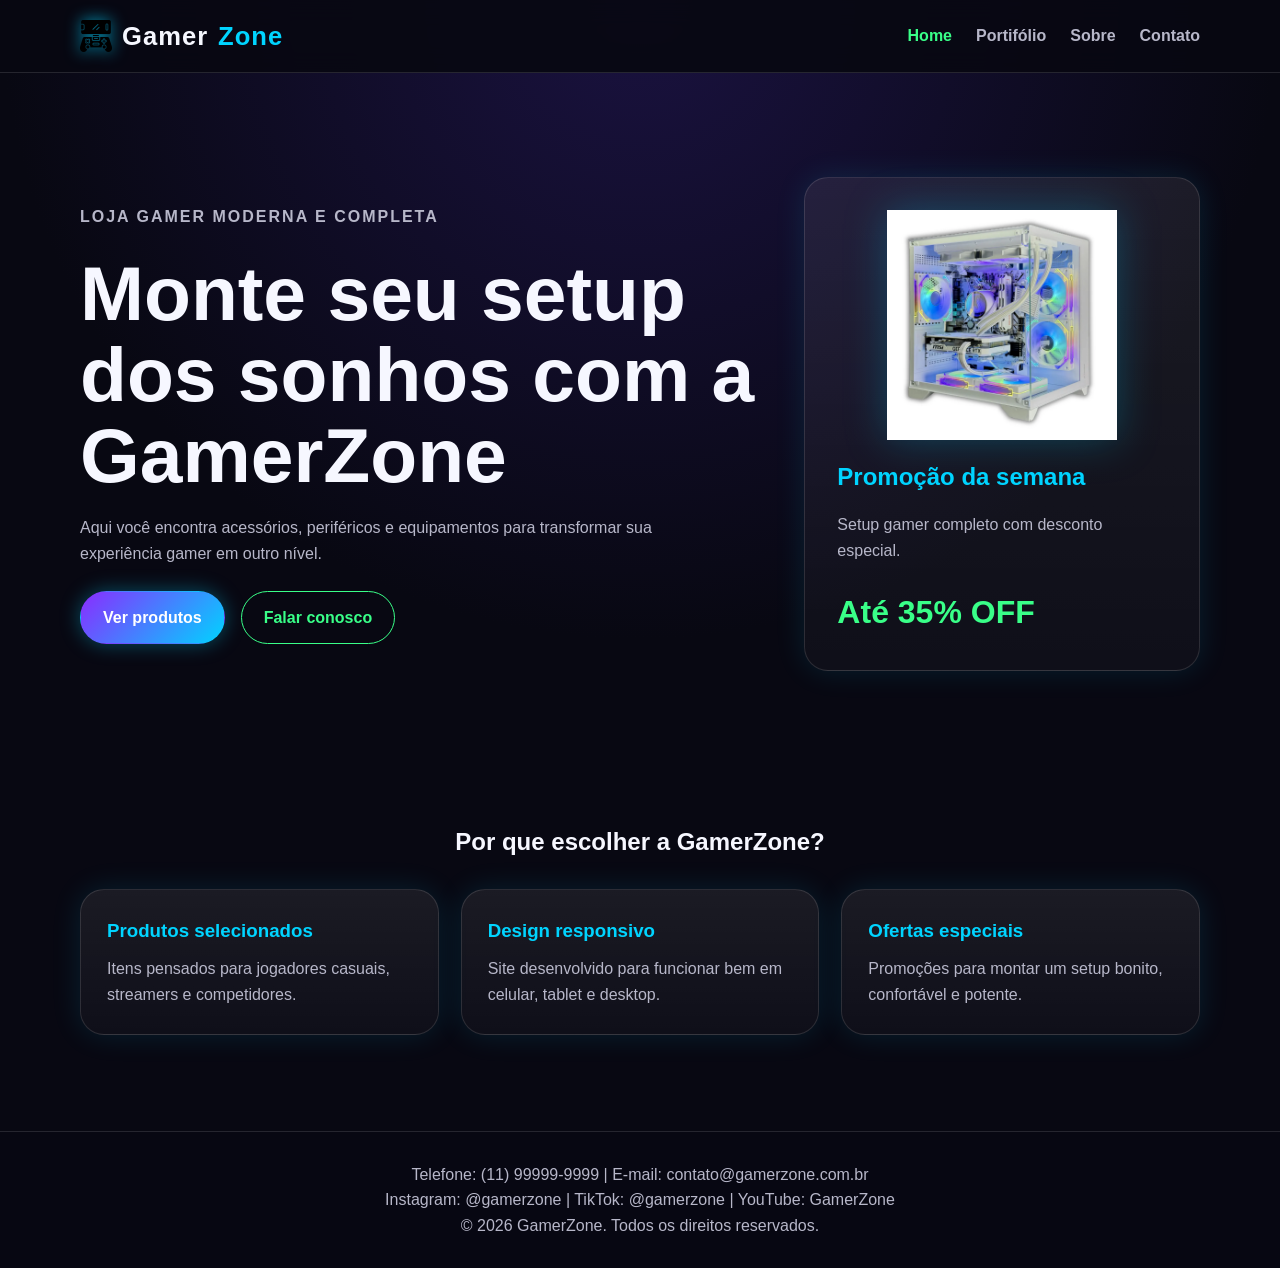
<file: index.html>
<!DOCTYPE html>
<html lang="pt-BR">
<head>
  <meta charset="UTF-8">
  <meta name="viewport" content="width=device-width, initial-scale=1.0">
  <title>GamerZone | Home</title>
  <link rel="icon" type="image/png" href="src/assets/img/icone-gamer.png">
  <link rel="stylesheet" href="src/css/estilo.css">
</head>
<body>
  <header class="cabecalho">
    <nav class="navbar" aria-label="Menu principal">
      <a href="index.html" class="logo"><img src="src/assets/img/icone-gamer.png" alt="Ícone gamer">Gamer<span>Zone</span></a>
      <button class="menu-toggle" aria-label="Abrir menu">☰</button>
      <ul class="menu">
        <li><a href="index.html" class="ativo">Home</a></li>
        <li><a href="pages/portifolio.html">Portifólio</a></li>
        <li><a href="pages/sobre.html">Sobre</a></li>
        <li><a href="pages/contato.html">Contato</a></li>
      </ul>
    </nav>
  </header>

  <main>
    <section class="hero" id="home">
      <article class="hero-texto">
        <p class="tag">Loja gamer moderna e completa</p>
        <h1>Monte seu setup dos sonhos com a GamerZone</h1>
        <p>
          Aqui você encontra acessórios, periféricos e equipamentos para transformar sua experiência gamer em outro nível.
        </p>
        <div class="botoes">
          <a href="pages/portifolio.html" class="btn primario">Ver produtos</a>
          <a href="pages/contato.html" class="btn secundario">Falar conosco</a>
        </div>
      </article>

      <aside class="hero-card" aria-label="Promoção em destaque">
        <img src="src/assets/img/pc-gamer.webp" alt="PC gamer branco com iluminação RGB" class="hero-img">
        <h2>Promoção da semana</h2>
        <p>Setup gamer completo com desconto especial.</p>
        <strong>Até 35% OFF</strong>
      </aside>
    </section>

    <section class="destaques">
      <h2>Por que escolher a GamerZone?</h2>
      <div class="grid">
        <article class="card">
          <h3>Produtos selecionados</h3>
          <p>Itens pensados para jogadores casuais, streamers e competidores.</p>
        </article>
        <article class="card">
          <h3>Design responsivo</h3>
          <p>Site desenvolvido para funcionar bem em celular, tablet e desktop.</p>
        </article>
        <article class="card">
          <h3>Ofertas especiais</h3>
          <p>Promoções para montar um setup bonito, confortável e potente.</p>
        </article>
      </div>
    </section>
  </main>

  <footer class="rodape">
    <p>Telefone: (11) 99999-9999 | E-mail: contato@gamerzone.com.br</p>
    <p>Instagram: @gamerzone | TikTok: @gamerzone | YouTube: GamerZone</p>
    <p>&copy; <span class="ano"></span> GamerZone. Todos os direitos reservados.</p>
  </footer>

  <script src="src/js/script.js"></script>
</body>
</html>
</file>
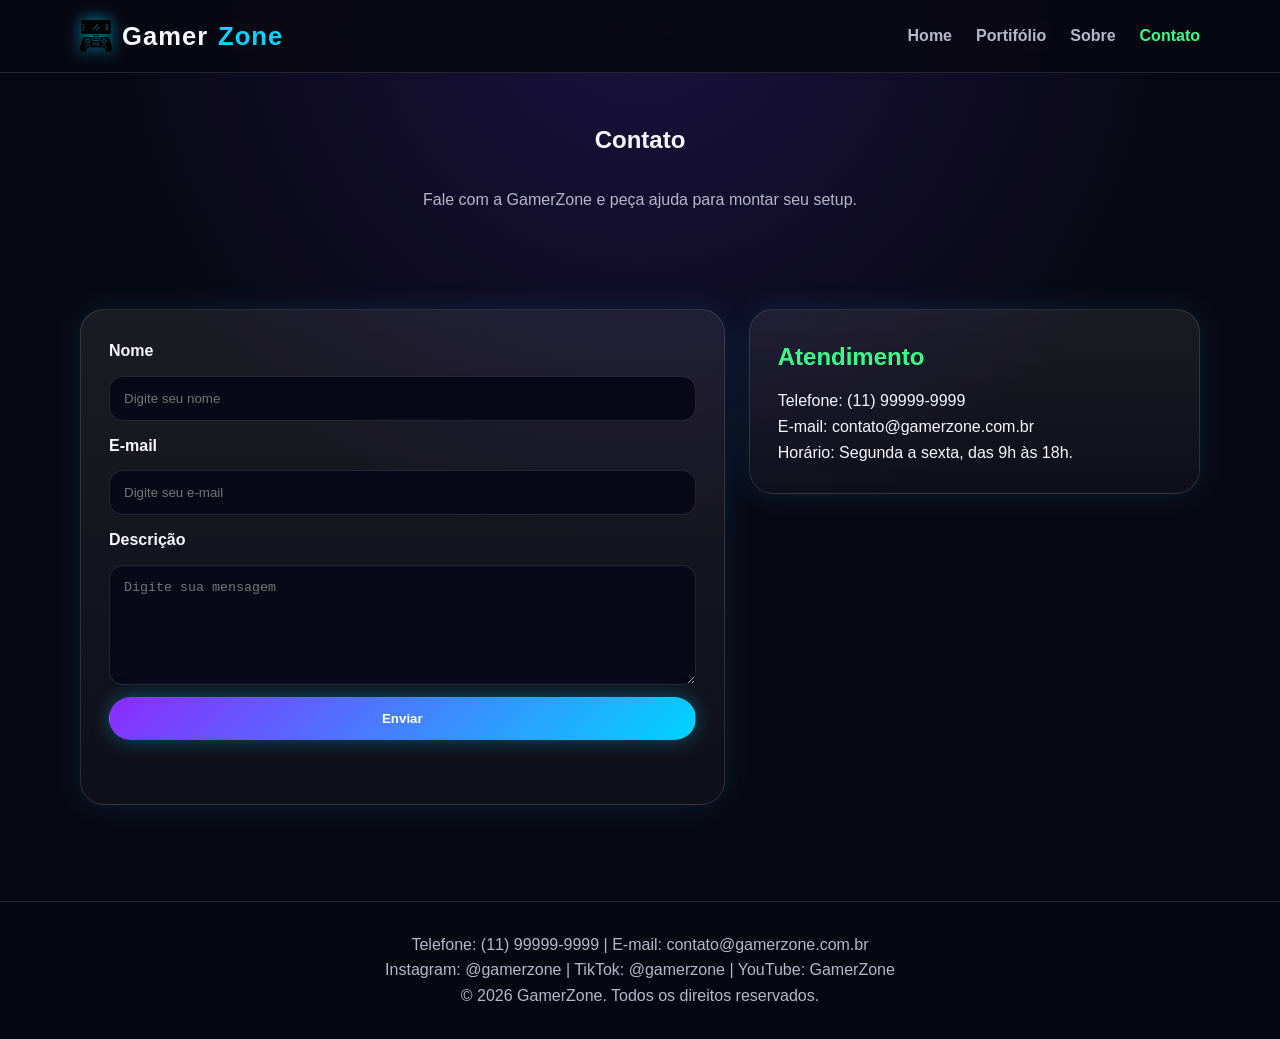
<file: pages/contato.html>
<!DOCTYPE html>
<html lang="pt-BR">
<head>
  <meta charset="UTF-8">
  <meta name="viewport" content="width=device-width, initial-scale=1.0">
  <title>GamerZone | Contato</title>
  <link rel="icon" type="image/png" href="../src/assets/img/icone-gamer.png">
  <link rel="stylesheet" href="../src/css/estilo.css">
</head>
<body>
  <header class="cabecalho">
    <nav class="navbar" aria-label="Menu principal">
      <a href="../index.html" class="logo"><img src="../src/assets/img/icone-gamer.png" alt="Ícone gamer">Gamer<span>Zone</span></a>
      <button class="menu-toggle" aria-label="Abrir menu">☰</button>
      <ul class="menu">
        <li><a href="../index.html">Home</a></li>
        <li><a href="portifolio.html">Portifólio</a></li>
        <li><a href="sobre.html">Sobre</a></li>
        <li><a href="contato.html" class="ativo">Contato</a></li>
      </ul>
    </nav>
  </header>

  <main>
    <section class="pagina-topo">
      <h1>Contato</h1>
      <p>Fale com a GamerZone e peça ajuda para montar seu setup.</p>
    </section>

    <section class="contato-area">
      <form class="formulario" id="formContato">
        <label for="nome">Nome</label>
        <input type="text" id="nome" name="nome" placeholder="Digite seu nome">

        <label for="email">E-mail</label>
        <input type="email" id="email" name="email" placeholder="Digite seu e-mail">

        <label for="mensagem">Descrição</label>
        <textarea id="mensagem" name="mensagem" rows="6" placeholder="Digite sua mensagem"></textarea>

        <button type="submit" class="btn primario">Enviar</button>
        <p id="mensagemForm" class="mensagem-form"></p>
      </form>

      <aside class="contato-info">
        <h2>Atendimento</h2>
        <p>Telefone: (11) 99999-9999</p>
        <p>E-mail: contato@gamerzone.com.br</p>
        <p>Horário: Segunda a sexta, das 9h às 18h.</p>
      </aside>
    </section>
  </main>

  <footer class="rodape">
    <p>Telefone: (11) 99999-9999 | E-mail: contato@gamerzone.com.br</p>
    <p>Instagram: @gamerzone | TikTok: @gamerzone | YouTube: GamerZone</p>
    <p>&copy; <span class="ano"></span> GamerZone. Todos os direitos reservados.</p>
  </footer>

  <script src="../src/js/script.js"></script>
</body>
</html>
</file>
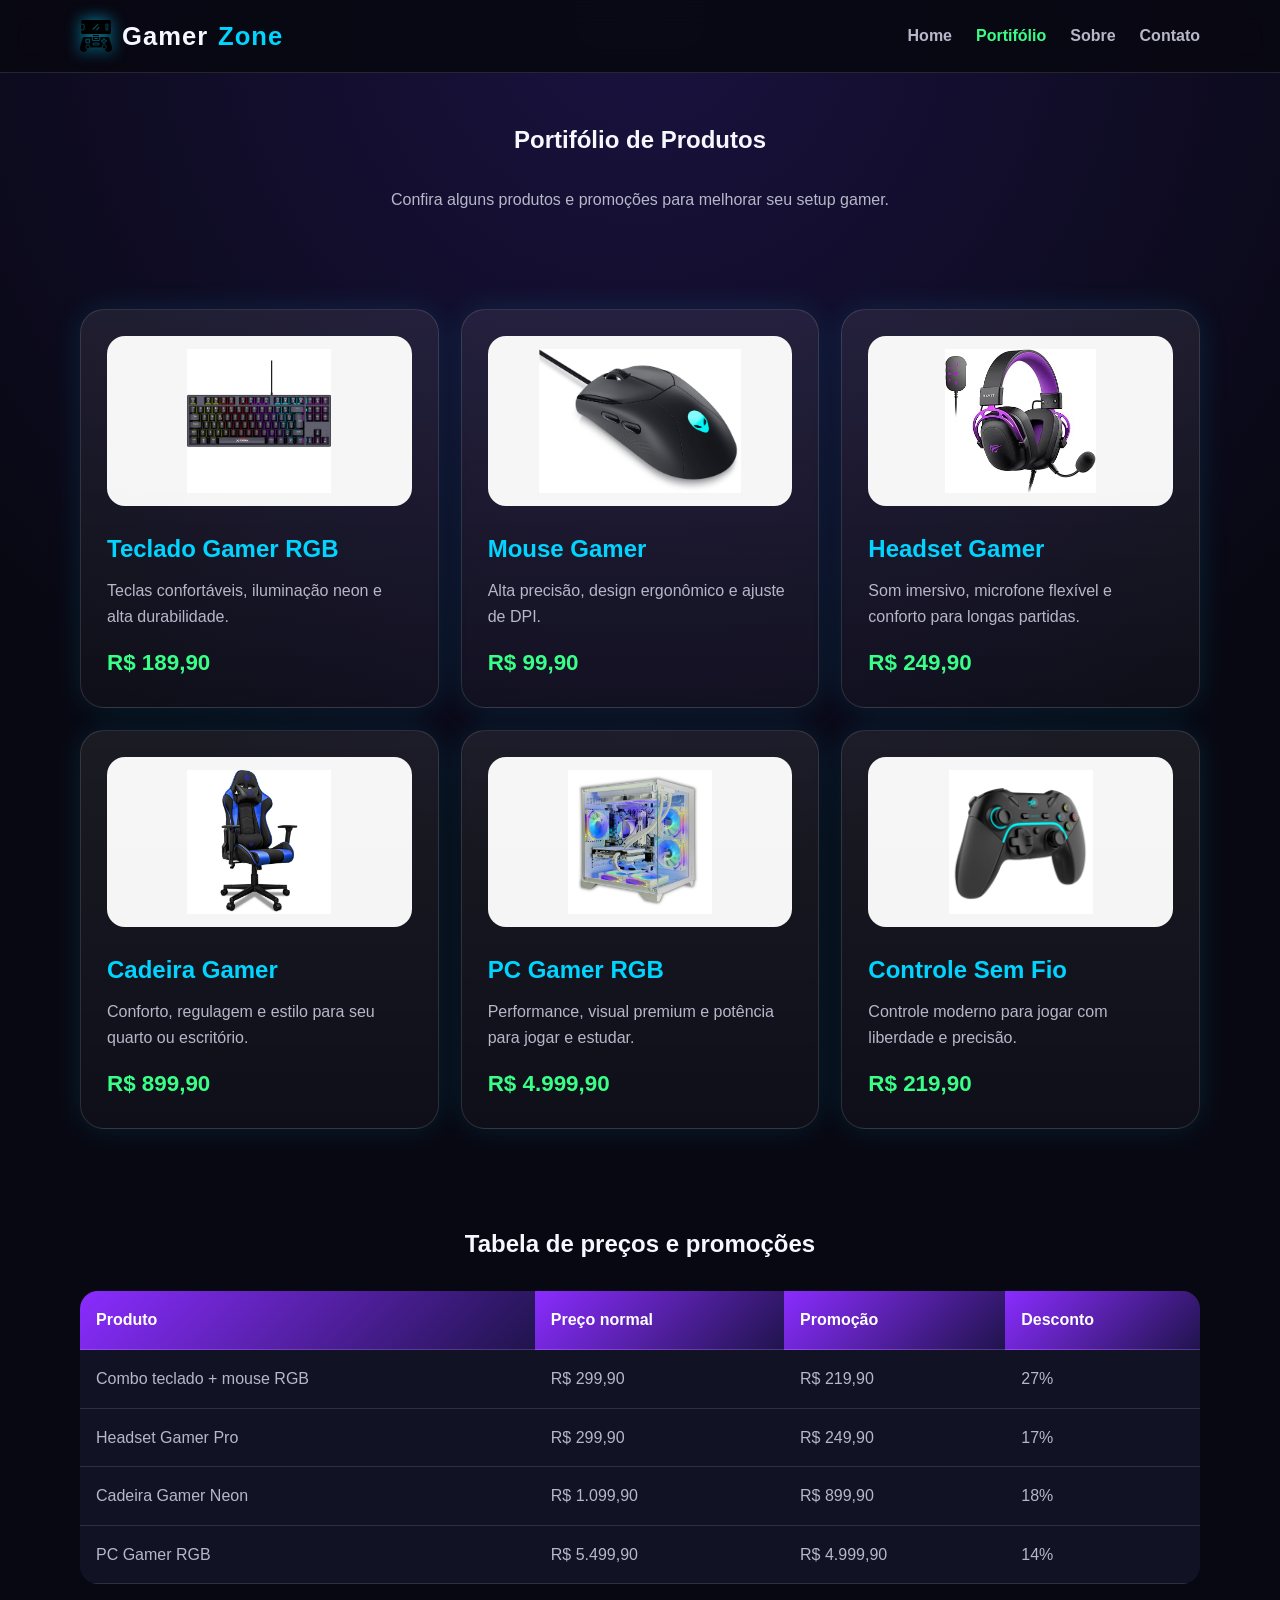
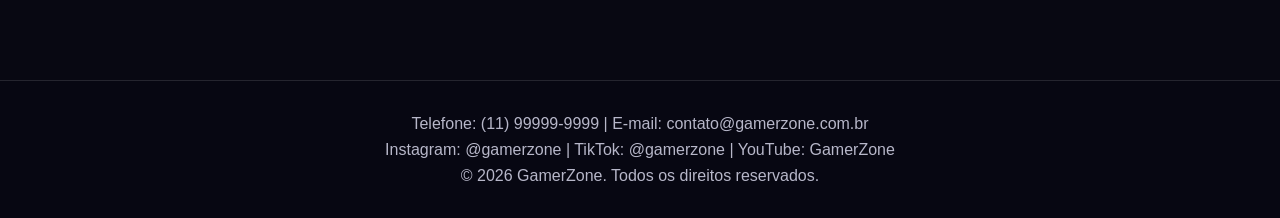
<file: pages/portifolio.html>
<!DOCTYPE html>
<html lang="pt-BR">
<head>
  <meta charset="UTF-8">
  <meta name="viewport" content="width=device-width, initial-scale=1.0">
  <title>GamerZone | Portifólio</title>
  <link rel="icon" type="image/png" href="../src/assets/img/icone-gamer.png">
  <link rel="stylesheet" href="../src/css/estilo.css">
</head>
<body>
  <header class="cabecalho">
    <nav class="navbar" aria-label="Menu principal">
      <a href="../index.html" class="logo"><img src="../src/assets/img/icone-gamer.png" alt="Ícone gamer">Gamer<span>Zone</span></a>
      <button class="menu-toggle" aria-label="Abrir menu">☰</button>
      <ul class="menu">
        <li><a href="../index.html">Home</a></li>
        <li><a href="portifolio.html" class="ativo">Portifólio</a></li>
        <li><a href="sobre.html">Sobre</a></li>
        <li><a href="contato.html">Contato</a></li>
      </ul>
    </nav>
  </header>

  <main>
    <section class="pagina-topo">
      <h1>Portifólio de Produtos</h1>
      <p>Confira alguns produtos e promoções para melhorar seu setup gamer.</p>
    </section>

    <section class="produtos">
      <article class="produto-card">
        <img src="../src/assets/img/teclado-gamer.webp" alt="Teclado gamer RGB" class="produto-img">
        <h2>Teclado Gamer RGB</h2>
        <p>Teclas confortáveis, iluminação neon e alta durabilidade.</p>
        <strong>R$ 189,90</strong>
      </article>
      <article class="produto-card">
        <img src="../src/assets/img/mouse-gamer.avif" alt="Mouse gamer preto" class="produto-img">
        <h2>Mouse Gamer</h2>
        <p>Alta precisão, design ergonômico e ajuste de DPI.</p>
        <strong>R$ 99,90</strong>
      </article>
      <article class="produto-card">
        <img src="../src/assets/img/headset-gamer.jpg" alt="Headset gamer com iluminação roxa" class="produto-img">
        <h2>Headset Gamer</h2>
        <p>Som imersivo, microfone flexível e conforto para longas partidas.</p>
        <strong>R$ 249,90</strong>
      </article>
      <article class="produto-card">
        <img src="../src/assets/img/cadeira-gamer.avif" alt="Cadeira gamer" class="produto-img">
        <h2>Cadeira Gamer</h2>
        <p>Conforto, regulagem e estilo para seu quarto ou escritório.</p>
        <strong>R$ 899,90</strong>
      </article>
      <article class="produto-card">
        <img src="../src/assets/img/pc-gamer.webp" alt="PC gamer branco com RGB" class="produto-img">
        <h2>PC Gamer RGB</h2>
        <p>Performance, visual premium e potência para jogar e estudar.</p>
        <strong>R$ 4.999,90</strong>
      </article>
      <article class="produto-card">
        <img src="../src/assets/img/controle-gamer.jpg" alt="Controle gamer preto com detalhe azul" class="produto-img">
        <h2>Controle Sem Fio</h2>
        <p>Controle moderno para jogar com liberdade e precisão.</p>
        <strong>R$ 219,90</strong>
      </article>
    </section>

    <section class="tabela-area">
      <h2>Tabela de preços e promoções</h2>
      <div class="tabela-responsiva">
        <table>
          <thead>
            <tr>
              <th>Produto</th>
              <th>Preço normal</th>
              <th>Promoção</th>
              <th>Desconto</th>
            </tr>
          </thead>
          <tbody>
            <tr>
              <td>Combo teclado + mouse RGB</td>
              <td>R$ 299,90</td>
              <td>R$ 219,90</td>
              <td>27%</td>
            </tr>
            <tr>
              <td>Headset Gamer Pro</td>
              <td>R$ 299,90</td>
              <td>R$ 249,90</td>
              <td>17%</td>
            </tr>
            <tr>
              <td>Cadeira Gamer Neon</td>
              <td>R$ 1.099,90</td>
              <td>R$ 899,90</td>
              <td>18%</td>
            </tr>
            <tr>
              <td>PC Gamer RGB</td>
              <td>R$ 5.499,90</td>
              <td>R$ 4.999,90</td>
              <td>14%</td>
            </tr>
          </tbody>
        </table>
      </div>
    </section>
  </main>

  <footer class="rodape">
    <p>Telefone: (11) 99999-9999 | E-mail: contato@gamerzone.com.br</p>
    <p>Instagram: @gamerzone | TikTok: @gamerzone | YouTube: GamerZone</p>
    <p>&copy; <span class="ano"></span> GamerZone. Todos os direitos reservados.</p>
  </footer>

  <script src="../src/js/script.js"></script>
</body>
</html>
</file>
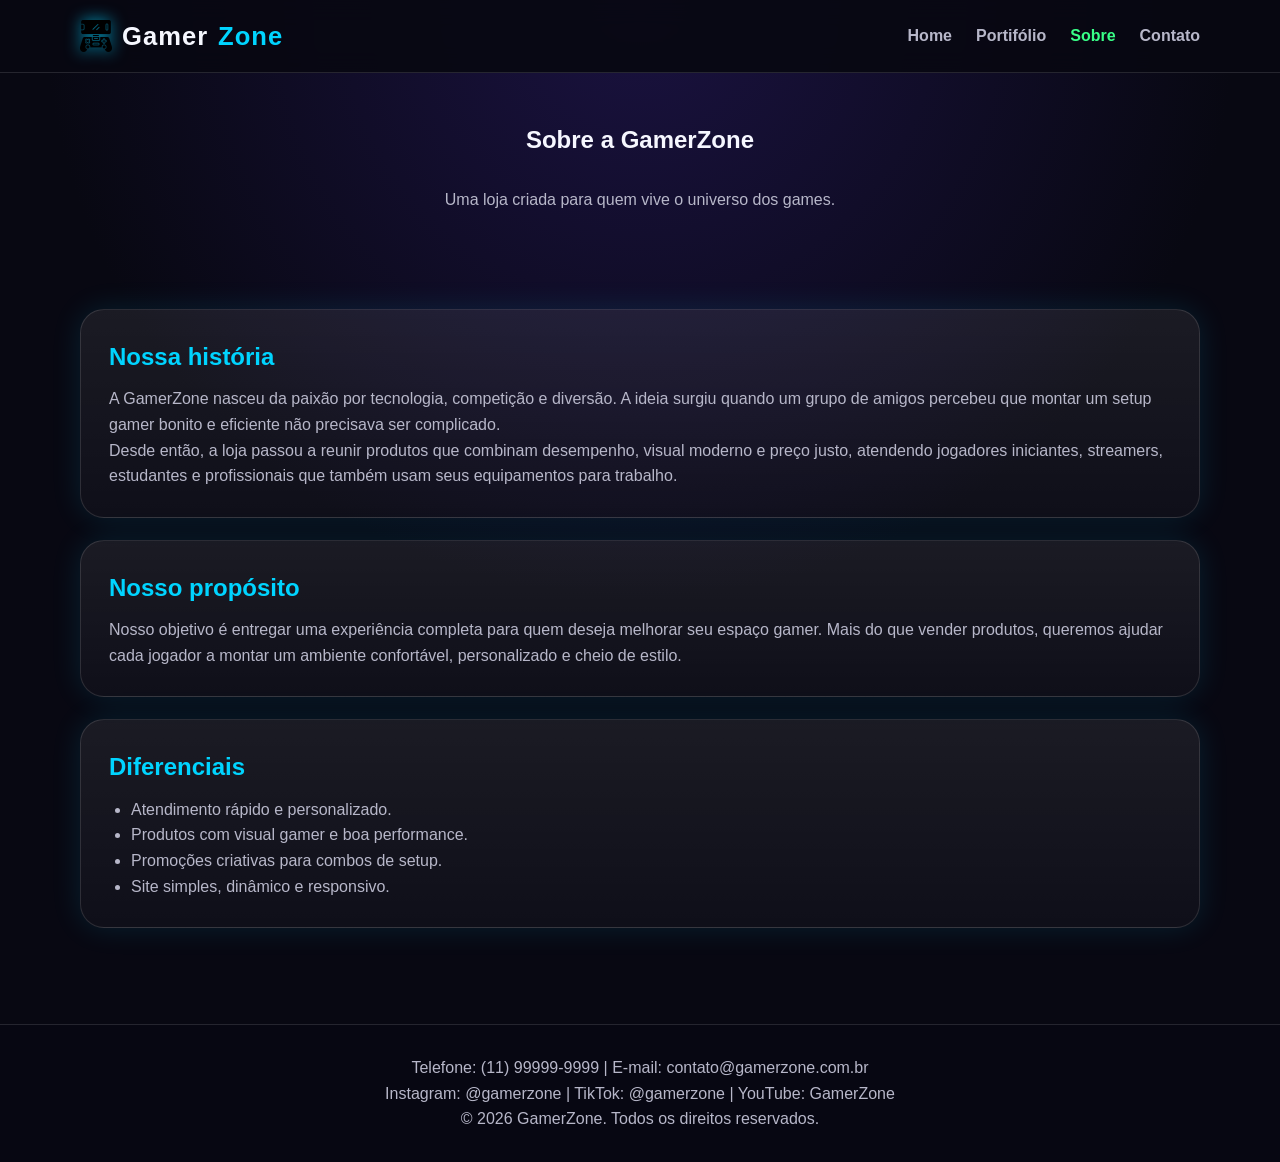
<file: pages/sobre.html>
<!DOCTYPE html>
<html lang="pt-BR">
<head>
  <meta charset="UTF-8">
  <meta name="viewport" content="width=device-width, initial-scale=1.0">
  <title>GamerZone | Sobre</title>
  <link rel="icon" type="image/png" href="../src/assets/img/icone-gamer.png">
  <link rel="stylesheet" href="../src/css/estilo.css">
</head>
<body>
  <header class="cabecalho">
    <nav class="navbar" aria-label="Menu principal">
      <a href="../index.html" class="logo"><img src="../src/assets/img/icone-gamer.png" alt="Ícone gamer">Gamer<span>Zone</span></a>
      <button class="menu-toggle" aria-label="Abrir menu">☰</button>
      <ul class="menu">
        <li><a href="../index.html">Home</a></li>
        <li><a href="portifolio.html">Portifólio</a></li>
        <li><a href="sobre.html" class="ativo">Sobre</a></li>
        <li><a href="contato.html">Contato</a></li>
      </ul>
    </nav>
  </header>

  <main>
    <section class="pagina-topo">
      <h1>Sobre a GamerZone</h1>
      <p>Uma loja criada para quem vive o universo dos games.</p>
    </section>

    <section class="historia">
      <article>
        <h2>Nossa história</h2>
        <p>
          A GamerZone nasceu da paixão por tecnologia, competição e diversão. A ideia surgiu quando um grupo de amigos percebeu que montar um setup gamer bonito e eficiente não precisava ser complicado.
        </p>
        <p>
          Desde então, a loja passou a reunir produtos que combinam desempenho, visual moderno e preço justo, atendendo jogadores iniciantes, streamers, estudantes e profissionais que também usam seus equipamentos para trabalho.
        </p>
      </article>

      <article>
        <h2>Nosso propósito</h2>
        <p>
          Nosso objetivo é entregar uma experiência completa para quem deseja melhorar seu espaço gamer. Mais do que vender produtos, queremos ajudar cada jogador a montar um ambiente confortável, personalizado e cheio de estilo.
        </p>
      </article>

      <article>
        <h2>Diferenciais</h2>
        <ul class="lista">
          <li>Atendimento rápido e personalizado.</li>
          <li>Produtos com visual gamer e boa performance.</li>
          <li>Promoções criativas para combos de setup.</li>
          <li>Site simples, dinâmico e responsivo.</li>
        </ul>
      </article>
    </section>
  </main>

  <footer class="rodape">
    <p>Telefone: (11) 99999-9999 | E-mail: contato@gamerzone.com.br</p>
    <p>Instagram: @gamerzone | TikTok: @gamerzone | YouTube: GamerZone</p>
    <p>&copy; <span class="ano"></span> GamerZone. Todos os direitos reservados.</p>
  </footer>

  <script src="../src/js/script.js"></script>
</body>
</html>
</file>
<file: src/css/estilo.css>
/* Estilo geral do projeto GamerZone */
:root {
  --fundo: #080812;
  --fundo-card: #121225;
  --roxo: #8a2cff;
  --azul: #00d4ff;
  --verde: #39ff88;
  --texto: #f6f7ff;
  --cinza: #b7b7c9;
  --borda: rgba(255,255,255,0.12);
}

* {
  margin: 0;
  padding: 0;
  box-sizing: border-box;
}

html {
  scroll-behavior: smooth;
}

body {
  font-family: Arial, Helvetica, sans-serif;
  background: radial-gradient(circle at top, #1a1240, var(--fundo) 45%);
  color: var(--texto);
  line-height: 1.6;
}

a {
  color: inherit;
  text-decoration: none;
}

.cabecalho {
  position: sticky;
  top: 0;
  z-index: 10;
  background: rgba(8, 8, 18, 0.92);
  backdrop-filter: blur(12px);
  border-bottom: 1px solid var(--borda);
}

.navbar {
  width: min(1120px, 92%);
  margin: auto;
  min-height: 72px;
  display: flex;
  justify-content: space-between;
  align-items: center;
}

.logo {
  font-size: 1.6rem;
  font-weight: 800;
  letter-spacing: 1px;
  display: inline-flex;
  align-items: center;
  gap: 10px;
}

.logo img {
  width: 32px;
  height: 32px;
  filter: drop-shadow(0 0 8px rgba(0, 212, 255, 0.7));
}

.logo span {
  color: var(--azul);
}

.menu {
  display: flex;
  gap: 24px;
  list-style: none;
}

.menu a {
  color: var(--cinza);
  font-weight: 700;
  transition: 0.3s;
}

.menu a:hover,
.menu a.ativo {
  color: var(--verde);
}

.menu-toggle {
  display: none;
  background: transparent;
  border: 1px solid var(--borda);
  color: var(--texto);
  font-size: 1.7rem;
  padding: 6px 12px;
  border-radius: 10px;
  cursor: pointer;
}

.hero {
  width: min(1120px, 92%);
  margin: 0 auto;
  min-height: 78vh;
  display: grid;
  grid-template-columns: 1.4fr 0.8fr;
  gap: 32px;
  align-items: center;
  padding: 56px 0;
}

.tag {
  color: var(--verde);
  font-weight: 700;
  text-transform: uppercase;
  letter-spacing: 2px;
  margin-bottom: 12px;
}

.hero h1 {
  font-size: clamp(2.4rem, 6vw, 4.8rem);
  line-height: 1.05;
  margin-bottom: 20px;
}

.hero p {
  color: var(--cinza);
  max-width: 620px;
  margin-bottom: 24px;
}

.botoes {
  display: flex;
  gap: 16px;
  flex-wrap: wrap;
}

.btn {
  display: inline-block;
  padding: 13px 22px;
  border-radius: 999px;
  font-weight: 800;
  transition: 0.3s;
  border: 1px solid transparent;
  cursor: pointer;
}

.primario {
  background: linear-gradient(135deg, var(--roxo), var(--azul));
  color: white;
  box-shadow: 0 0 20px rgba(0, 212, 255, 0.35);
}

.secundario {
  border-color: var(--verde);
  color: var(--verde);
}

.btn:hover {
  transform: translateY(-4px) scale(1.02);
}

.hero-card,
.card,
.produto-card,
.formulario,
.contato-info,
.historia article {
  background: linear-gradient(180deg, rgba(255,255,255,0.08), rgba(255,255,255,0.03));
  border: 1px solid var(--borda);
  border-radius: 24px;
  box-shadow: 0 0 30px rgba(0, 212, 255, 0.12);
}

.hero-card {
  padding: 32px;
  min-height: 260px;
  display: grid;
  align-content: center;
}

.hero-card h2 {
  color: var(--azul);
  margin-bottom: 16px;
}

.hero-card strong {
  color: var(--verde);
  font-size: 2rem;
}

.destaques,
.pagina-topo,
.produtos,
.tabela-area,
.historia,
.contato-area {
  width: min(1120px, 92%);
  margin: 0 auto;
  padding: 48px 0;
}

.destaques h2,
.tabela-area h2,
.pagina-topo h1 {
  text-align: center;
  margin-bottom: 28px;
}

.pagina-topo p {
  text-align: center;
  color: var(--cinza);
}

.grid,
.produtos {
  display: grid;
  grid-template-columns: repeat(3, 1fr);
  gap: 22px;
}

.card,
.produto-card {
  padding: 26px;
  transition: 0.3s;
}

.card:hover,
.produto-card:hover,
.card-destaque {
  transform: translateY(-8px);
  border-color: var(--azul);
  box-shadow: 0 0 35px rgba(0, 212, 255, 0.28);
}


.hero-img {
  width: 100%;
  max-height: 230px;
  object-fit: contain;
  border-radius: 18px;
  margin-bottom: 18px;
  filter: drop-shadow(0 0 20px rgba(0, 212, 255, 0.25));
}

.produto-img {
  width: 100%;
  height: 170px;
  object-fit: contain;
  background: rgba(255, 255, 255, 0.96);
  border-radius: 18px;
  padding: 12px;
  margin-bottom: 16px;
  border: 1px solid var(--borda);
}


.produto-card h2,
.card h3,
.historia h2 {
  color: var(--azul);
  margin-bottom: 10px;
}

.produto-card p,
.card p,
.historia p,
.lista {
  color: var(--cinza);
}

.produto-card strong {
  display: block;
  color: var(--verde);
  font-size: 1.4rem;
  margin-top: 16px;
}

.tabela-responsiva {
  overflow-x: auto;
}

table {
  width: 100%;
  border-collapse: collapse;
  background: var(--fundo-card);
  border-radius: 18px;
  overflow: hidden;
}

th,
td {
  padding: 16px;
  text-align: left;
  border-bottom: 1px solid var(--borda);
}

th {
  background: linear-gradient(135deg, var(--roxo), #20144d);
  color: white;
}

td {
  color: var(--cinza);
}

.historia {
  display: grid;
  gap: 22px;
}

.historia article {
  padding: 28px;
}

.lista {
  padding-left: 22px;
}

.contato-area {
  display: grid;
  grid-template-columns: 1fr 0.7fr;
  gap: 24px;
  align-items: start;
}

.formulario {
  padding: 28px;
  display: grid;
  gap: 12px;
}

.formulario label {
  font-weight: 700;
}

.formulario input,
.formulario textarea {
  width: 100%;
  padding: 14px;
  border-radius: 14px;
  border: 1px solid var(--borda);
  background: #080817;
  color: var(--texto);
  outline: none;
}

.formulario input:focus,
.formulario textarea:focus {
  border-color: var(--azul);
  box-shadow: 0 0 0 3px rgba(0, 212, 255, 0.15);
}

.mensagem-form {
  font-weight: 700;
  min-height: 24px;
}

.contato-info {
  padding: 28px;
}

.contato-info h2 {
  color: var(--verde);
  margin-bottom: 12px;
}

.rodape {
  margin-top: 48px;
  padding: 30px 16px;
  text-align: center;
  color: var(--cinza);
  border-top: 1px solid var(--borda);
  background: rgba(8, 8, 18, 0.95);
}

@media (max-width: 850px) {
  .menu-toggle {
    display: block;
  }

  .menu {
    position: absolute;
    top: 72px;
    right: 4%;
    width: 230px;
    display: none;
    flex-direction: column;
    background: #101024;
    border: 1px solid var(--borda);
    border-radius: 18px;
    padding: 18px;
  }

  .menu.aberto {
    display: flex;
  }

  .hero,
  .contato-area {
    grid-template-columns: 1fr;
  }

  .grid,
  .produtos {
    grid-template-columns: repeat(2, 1fr);
  }
}

@media (max-width: 560px) {
  .grid,
  .produtos {
    grid-template-columns: 1fr;
  }

  .hero {
    padding-top: 34px;
  }

  .botoes {
    flex-direction: column;
  }

  .btn {
    text-align: center;
  }
}
</file>
